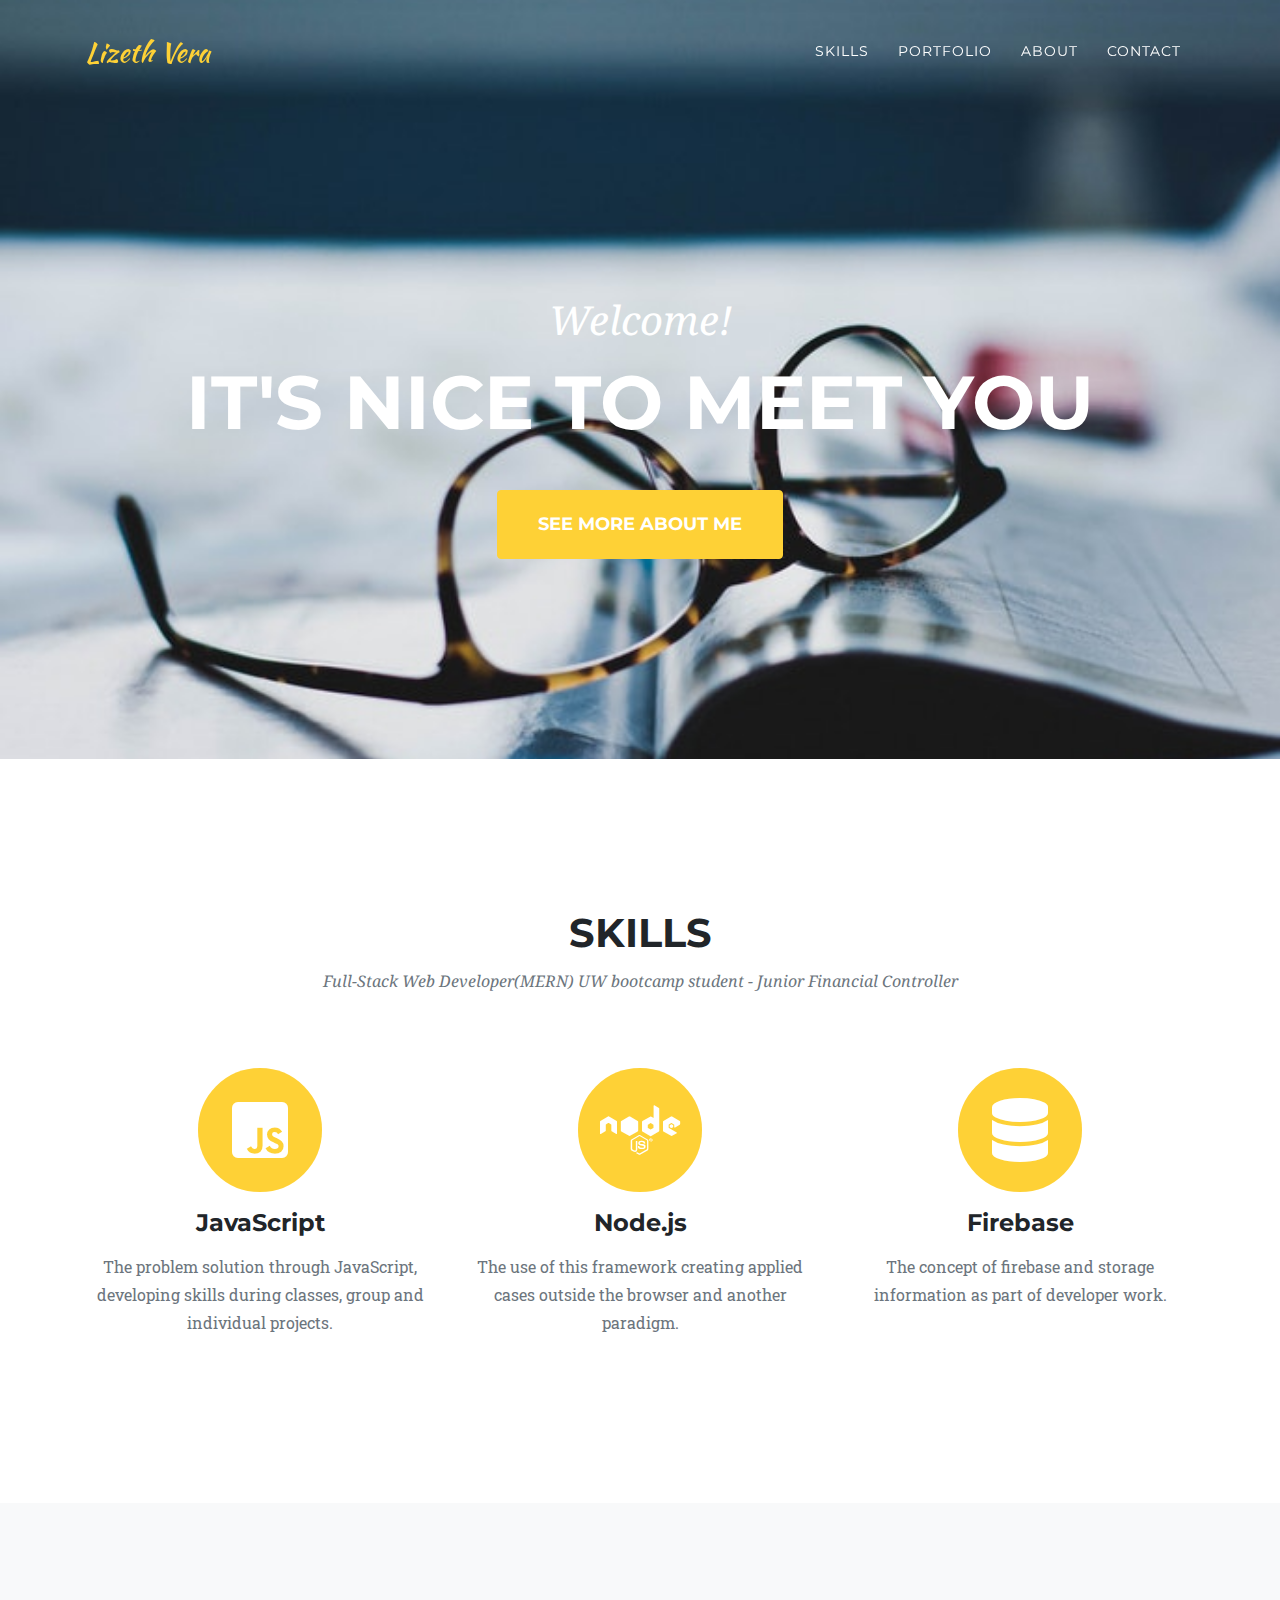
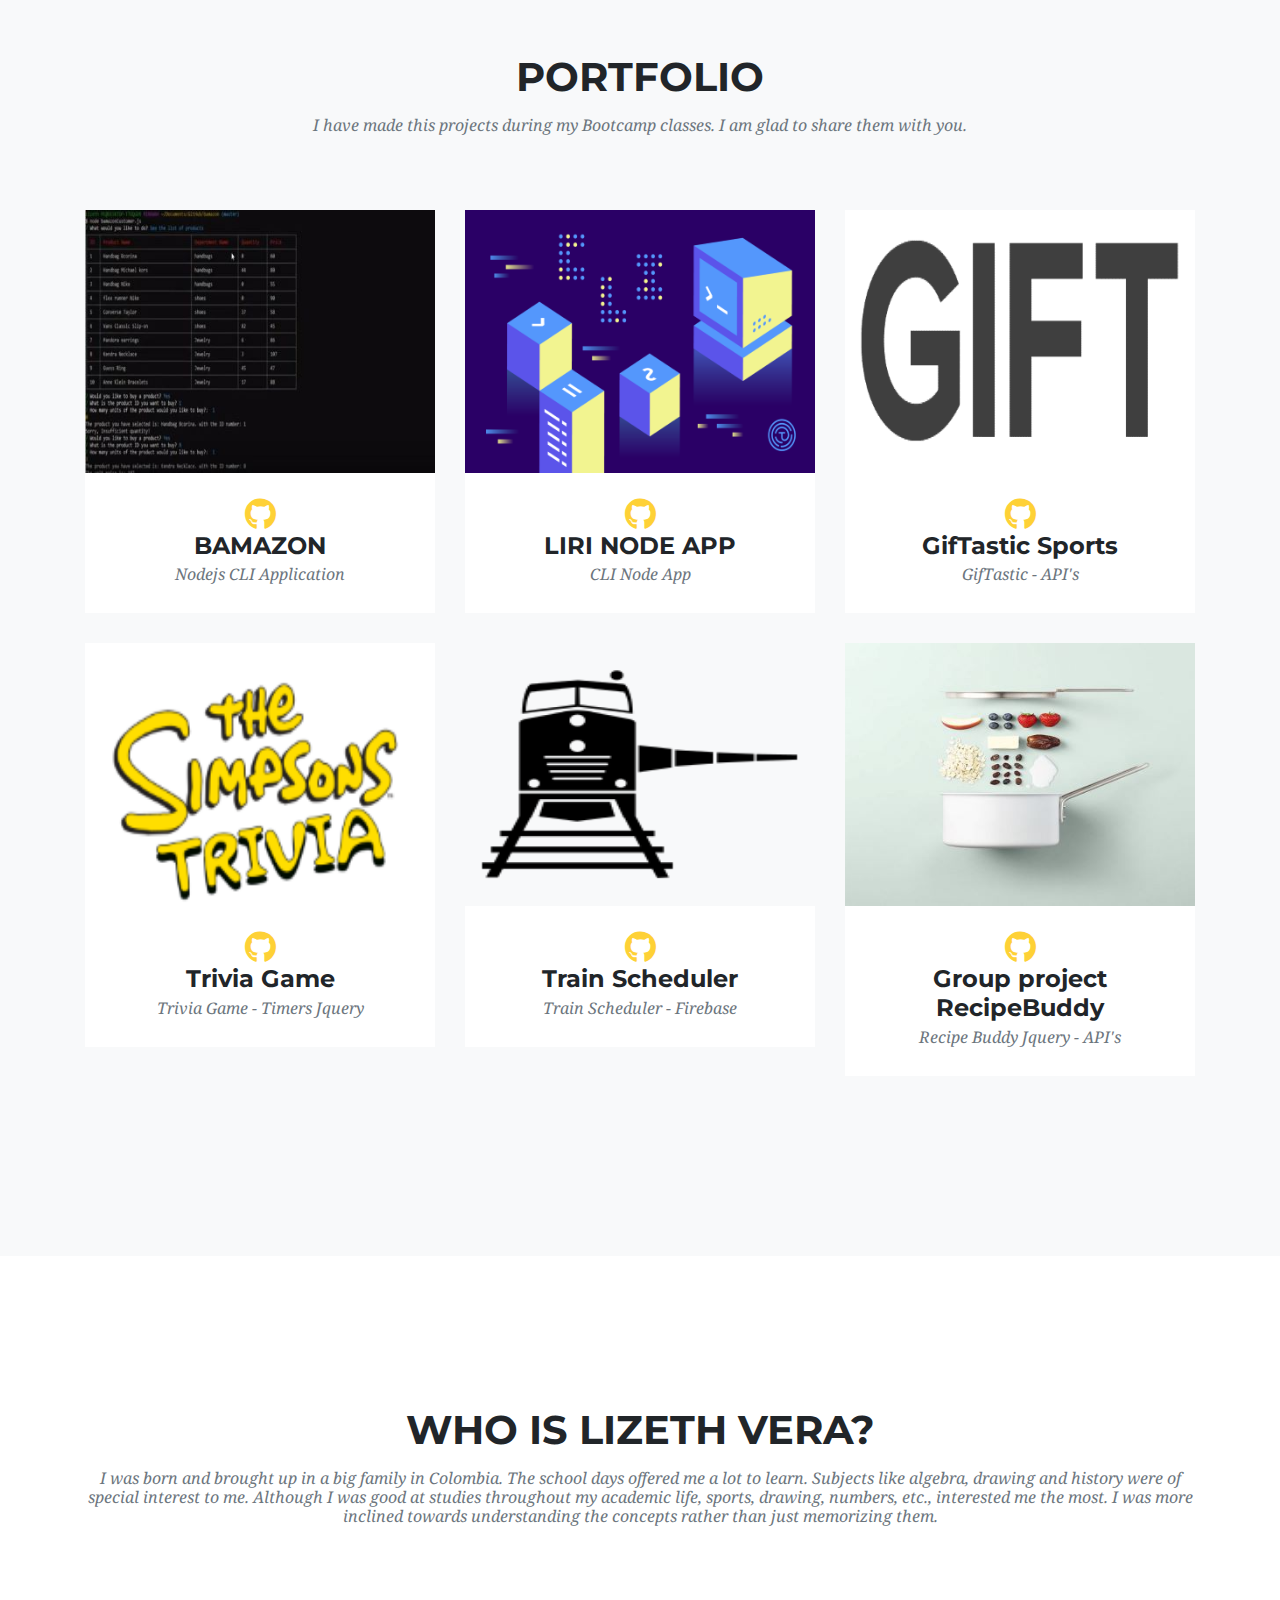
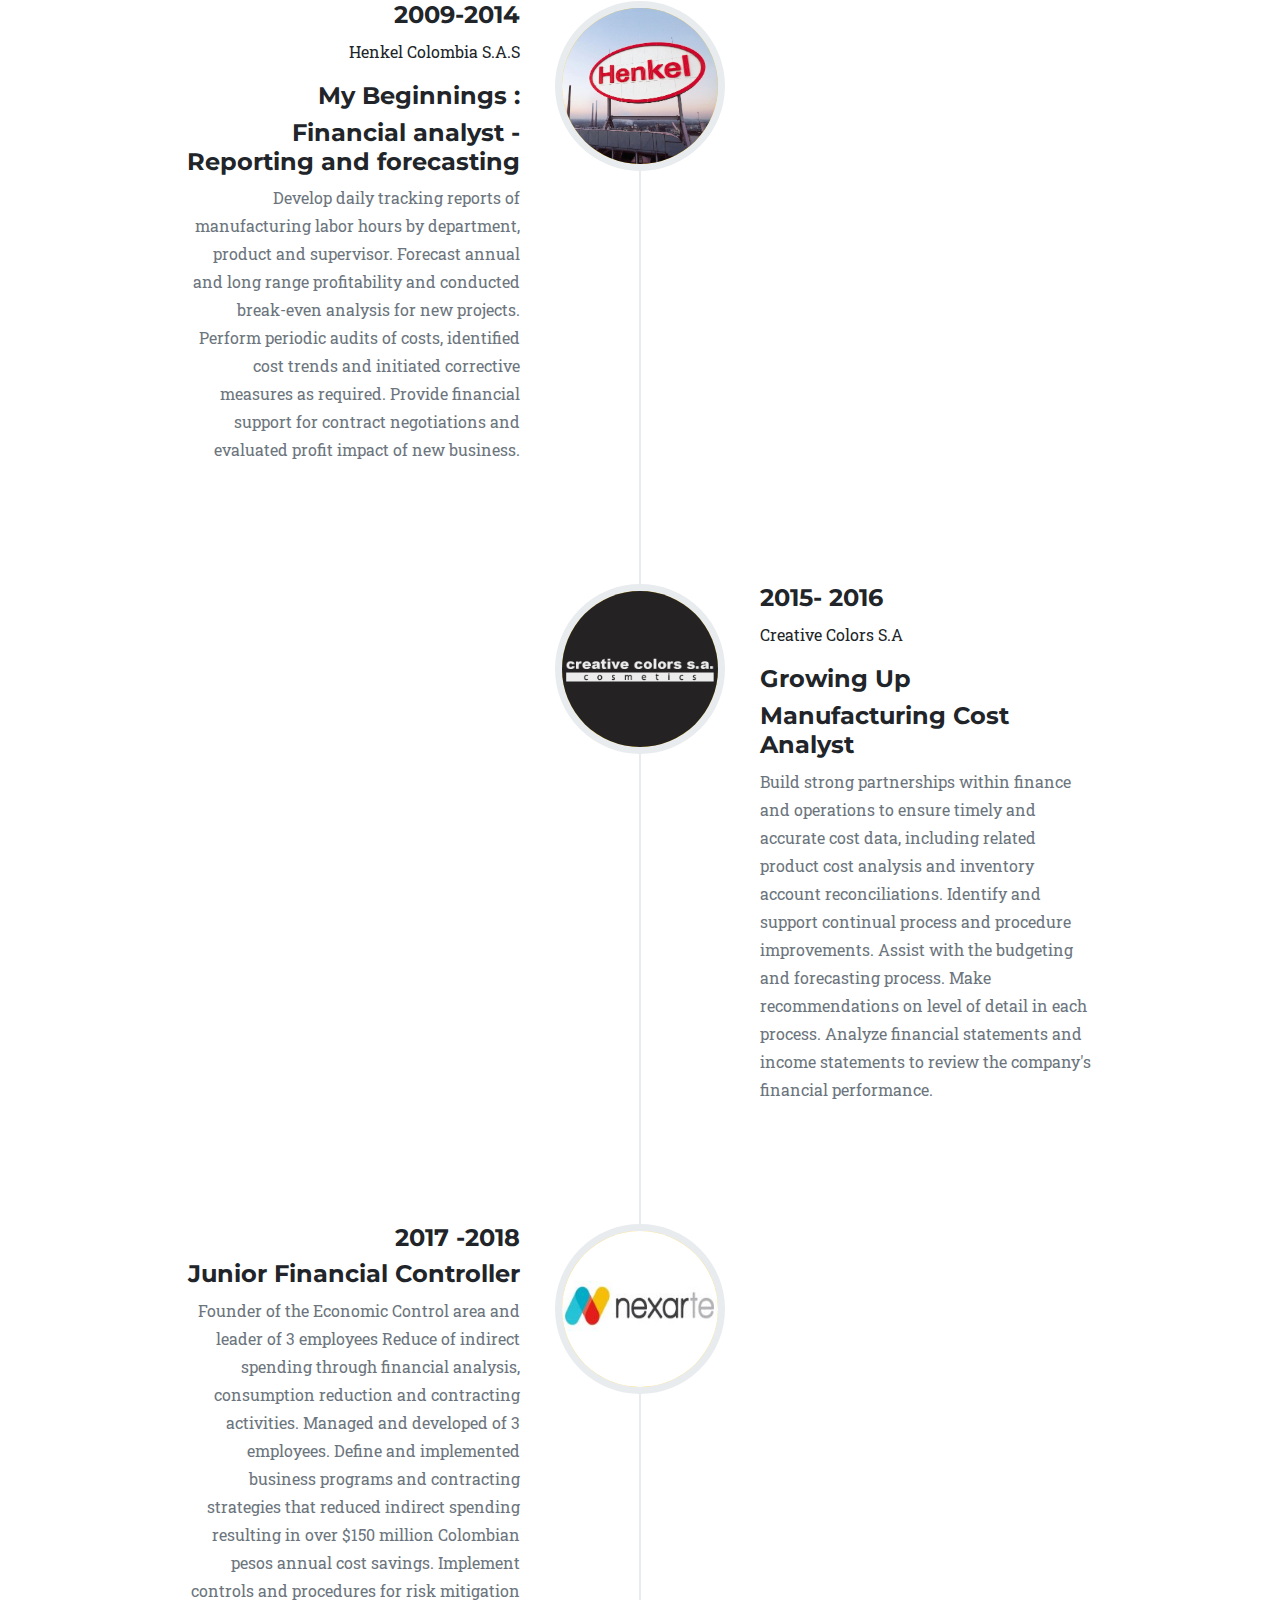
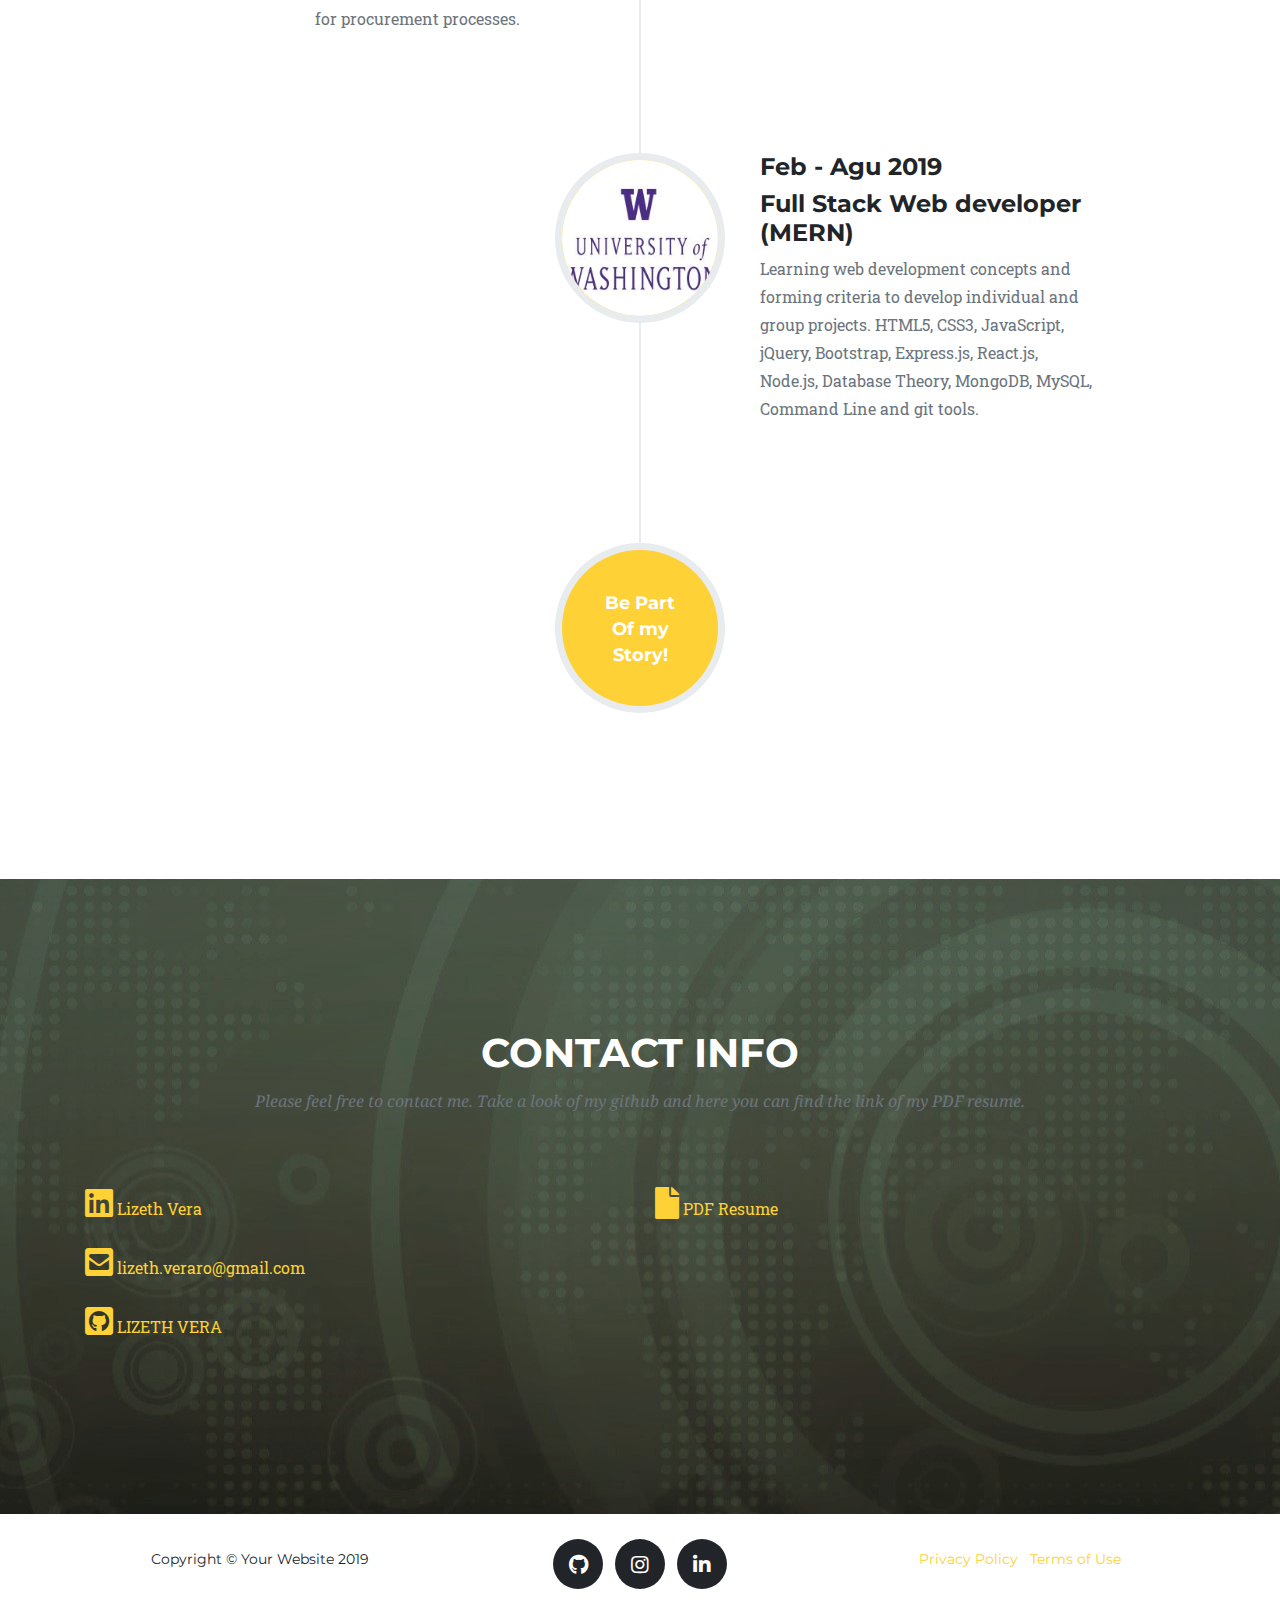
<file: index.html>
<!DOCTYPE html>
<html lang="en">

<head>

    <meta charset="utf-8">
    <meta name="viewport" content="width=device-width, initial-scale=1, shrink-to-fit=no">
    <meta name="description" content="">
    <meta name="author" content="">

    <title>Lizeth Vera Start Bootstrap Theme</title>

    <!-- Bootstrap core CSS -->
    <link href="vendor/bootstrap/css/bootstrap.min.css" rel="stylesheet">

    <!-- Custom fonts for this template -->
    <link href="vendor/fontawesome-free/css/all.min.css" rel="stylesheet" type="text/css">
    <link href="https://fonts.googleapis.com/css?family=Montserrat:400,700" rel="stylesheet" type="text/css">
    <link href='https://fonts.googleapis.com/css?family=Kaushan+Script' rel='stylesheet' type='text/css'>
    <link href='https://fonts.googleapis.com/css?family=Droid+Serif:400,700,400italic,700italic' rel='stylesheet' type='text/css'>
    <link href='https://fonts.googleapis.com/css?family=Roboto+Slab:400,100,300,700' rel='stylesheet' type='text/css'>

    <!-- Custom styles for this template -->
    <link href="css/agency.min.css" rel="stylesheet">

</head>

<body id="page-top">

    <!-- Navigation -->
    <nav class="navbar navbar-expand-lg navbar-dark fixed-top" id="mainNav">
        <div class="container">
            <a class="navbar-brand js-scroll-trigger" href="#page-top">Lizeth Vera</a>
            <button class="navbar-toggler navbar-toggler-right" type="button" data-toggle="collapse" data-target="#navbarResponsive" aria-controls="navbarResponsive" aria-expanded="false" aria-label="Toggle navigation">
        Menu
        <i class="fas fa-bars"></i>
      </button>
            <div class="collapse navbar-collapse" id="navbarResponsive">
                <ul class="navbar-nav text-uppercase ml-auto">
                    <li class="nav-item">
                        <a class="nav-link js-scroll-trigger" href="#services">Skills</a>
                    </li>
                    <li class="nav-item">
                        <a class="nav-link js-scroll-trigger" href="#portfolio">Portfolio</a>
                    </li>
                    <li class="nav-item">
                        <a class="nav-link js-scroll-trigger" href="#about">About</a>
                    </li>
                    <!-- <li class="nav-item">
            <a class="nav-link js-scroll-trigger" href="#team">Team</a>
          </li> -->
                    <li class="nav-item">
                        <a class="nav-link js-scroll-trigger" href="#contact">Contact</a>
                    </li>
                </ul>
            </div>
        </div>
    </nav>

    <!-- Header -->
    <header class="masthead">
        <div class="container">
            <div class="intro-text">
                <div class="intro-lead-in">Welcome!</div>
                <div class="intro-heading text-uppercase">It's Nice To Meet You</div>
                <a class="btn btn-primary btn-xl text-uppercase js-scroll-trigger" href="#services"> See more about me</a>
            </div>
        </div>
    </header>

    <!-- Services -->
    <section id="services">
        <div class="container">
            <div class="row">
                <div class="col-lg-12 text-center">
                    <h2 class="section-heading text-uppercase">Skills</h2>
                    <h3 class="section-subheading text-muted">Full-Stack Web Developer(MERN) UW bootcamp student - Junior Financial Controller </h3>
                </div>
            </div>
            <div class="row text-center">
                <div class="col-md-4">
                    <span class="fa-stack fa-4x">
            <i class="fas fa-circle fa-stack-2x text-primary"></i>
            <i class="fab fa-js-square fa-stack-1x fa-inverse"></i>
            
          </span>
                    <h4 class="service-heading">JavaScript</h4>
                    <p class="text-muted">The problem solution through JavaScript, developing skills during classes, group and individual projects.</p>
                </div>
                <div class="col-md-4">
                    <span class="fa-stack fa-4x">
            <i class="fas fa-circle fa-stack-2x text-primary"></i>
            <i class="fab fa-node fa-stack-1x fa-inverse"></i>
            
          </span>
                    <h4 class="service-heading">Node.js</h4>
                    <p class="text-muted">The use of this framework creating applied cases outside the browser and another paradigm.</p>
                </div>
                <div class="col-md-4">
                    <span class="fa-stack fa-4x">
            <i class="fas fa-circle fa-stack-2x text-primary"></i>
            <i class="fas fa-database fa-stack-1x fa-inverse"></i>
            
          </span>
                    <h4 class="service-heading">Firebase</h4>
                    <p class="text-muted">The concept of firebase and storage information as part of developer work.</p>
                </div>
            </div>
        </div>
    </section>

    <!-- Portfolio Grid -->
    <section class="bg-light" id="portfolio">
        <div class="container">
            <div class="row">
                <div class="col-lg-12 text-center">
                    <h2 class="section-heading text-uppercase">Portfolio</h2>
                    <h3 class="section-subheading text-muted">I have made this projects during my Bootcamp classes. I am glad to share them with you.</h3>
                </div>
            </div>
            <div class="row">
                <div class="col-md-4 col-sm-6 portfolio-item">
                    <a class="portfolio-link" data-toggle="modal" href="#portfolioModal1">
                        <div class="portfolio-hover">
                            <div class="portfolio-hover-content">
                                <i class="fas fa-plus fa-3x"></i>
                            </div>
                        </div>
                        <img class="img-fluid" src="img/portfolio/bamazon.JPG" alt="">
                    </a>
                    <div class="portfolio-caption">
                        <a href="https://github.com/LIZETHVERA/bamazon" target="_blank"><i class="fab fa-github fa-2x"></i></a>
                        <h4>BAMAZON</h4>
                        <p class="text-muted">Nodejs CLI Application</p>
                    </div>
                </div>
                <div class="col-md-4 col-sm-6 portfolio-item">
                    <a class="portfolio-link" data-toggle="modal" href="#portfolioModal6">
                        <div class="portfolio-hover">
                            <div class="portfolio-hover-content">
                                <i class="fas fa-plus fa-3x"></i>
                            </div>
                        </div>
                        <img class="img-fluid" src="img/portfolio/cli-liri-node.png" alt="">
                    </a>
                    <div class="portfolio-caption">
                        <a href="https://github.com/LIZETHVERA/liri-node-app" target="_blank"><i class="fab fa-github fa-2x"></i></a>
                        <h4>LIRI NODE APP</h4>
                        <p class="text-muted">CLI Node App</p>
                    </div>
                </div>
                <div class="col-md-4 col-sm-6 portfolio-item">
                    <a class="portfolio-link" data-toggle="modal" href="#portfolioModal2">
                        <div class="portfolio-hover">
                            <div class="portfolio-hover-content">
                                <i class="fas fa-plus fa-3x"></i>
                            </div>
                        </div>
                        <img class="img-fluid" src="img/portfolio/02-gift-gif.gif" alt="">
                    </a>
                    <div class="portfolio-caption">
                        <a href="https://lizethvera.github.io/GifTastic/" target="_blank"><i class="fab fa-github fa-2x"></i></a>
                        <h4>GifTastic Sports</h4>
                        <p class="text-muted">GifTastic - API's</p>
                    </div>
                </div>
                <div class="col-md-4 col-sm-6 portfolio-item">
                    <a class="portfolio-link" data-toggle="modal" href="#portfolioModal3">
                        <div class="portfolio-hover">
                            <div class="portfolio-hover-content">
                                <i class="fas fa-plus fa-3x"></i>
                            </div>
                        </div>
                        <img class="img-fluid" src="img/portfolio/03-triviagame.png" alt="">
                    </a>
                    <div class="portfolio-caption">
                        <a href="https://lizethvera.github.io/TriviaGame/" target="_blank"><i class="fab fa-github fa-2x"></i></a>
                        <h4>Trivia Game</h4>
                        <p class="text-muted">Trivia Game - Timers Jquery</p>
                    </div>
                </div>
                <div class="col-md-4 col-sm-6 portfolio-item">
                    <a class="portfolio-link" data-toggle="modal" href="#portfolioModal4">
                        <div class="portfolio-hover">
                            <div class="portfolio-hover-content">
                                <i class="fas fa-plus fa-3x"></i>
                            </div>
                        </div>
                        <img class="img-fluid" src="img/portfolio/04-train.png" alt="">
                    </a>
                    <div class="portfolio-caption">
                        <a href="https://lizethvera.github.io/Train-Scheduler/" target="_blank"><i class="fab fa-github fa-2x"></i></a>
                        <h4>Train Scheduler</h4>
                        <p class="text-muted">Train Scheduler - Firebase</p>
                    </div>
                </div>
                <div class="col-md-4 col-sm-6 portfolio-item">
                    <a class="portfolio-link" data-toggle="modal" href="#portfolioModal5">
                        <div class="portfolio-hover">
                            <div class="portfolio-hover-content">
                                <i class="fas fa-plus fa-3x"></i>
                            </div>
                        </div>
                        <img class="img-fluid" src="img/portfolio/05-thumbnail.jpg" alt="">
                    </a>
                    <div class="portfolio-caption">
                        <a href="https://jobu206.github.io/RecipeBuddy/" target="_blank"><i class="fab fa-github fa-2x"></i></a>
                        <h4> Group project RecipeBuddy</h4>
                        <p class="text-muted">Recipe Buddy Jquery - API's</p>
                    </div>
                </div>
            </div>
        </div>
    </section>

    <!-- About -->
    <section id="about">
        <div class="container">
            <div class="row">
                <div class="col-lg-12 text-center">
                    <h2 class="section-heading text-uppercase">Who is Lizeth Vera?</h2>
                    <h3 class="section-subheading text-muted">I was born and brought up in a big family in Colombia. The school days offered me a lot to learn. Subjects like algebra, drawing and history were of special interest to me. Although I was good at studies throughout my academic life,
                        sports, drawing, numbers, etc., interested me the most. I was more inclined towards understanding the concepts rather than just memorizing them.</h3>
                </div>
            </div>
            <div class="row">
                <div class="col-lg-12">
                    <ul class="timeline">
                        <li>
                            <div class="timeline-image">
                                <img class="rounded-circle img-fluid" src="img/about/1.jpg" alt="">
                            </div>
                            <div class="timeline-panel">
                                <div class="timeline-heading">
                                    <h4>2009-2014</h4>
                                    <p>Henkel Colombia S.A.S </p>
                                    <h4 class="subheading">My Beginnings : </h4>
                                    <h4 class="subheading">Financial analyst - Reporting and forecasting</h4>
                                </div>
                                <div class="timeline-body">
                                    <p class="text-muted">Develop daily tracking reports of manufacturing labor hours by department, product and supervisor. Forecast annual and long range profitability and conducted break-even analysis for new projects. Perform periodic audits
                                        of costs, identified cost trends and initiated corrective measures as required. Provide financial support for contract negotiations and evaluated profit impact of new business.
                                    </p>
                                </div>
                            </div>
                        </li>
                        <li class="timeline-inverted">
                            <div class="timeline-image">
                                <img class="rounded-circle img-fluid" src="img/about/2.jpg" alt="">
                            </div>
                            <div class="timeline-panel">
                                <div class="timeline-heading">
                                    <h4>2015- 2016</h4>
                                    <p>Creative Colors S.A </p>
                                    <h4 class="subheading">Growing Up</h4>
                                    <h4 class="subheading">Manufacturing Cost Analyst</h4>
                                </div>
                                <div class="timeline-body">
                                    <p class="text-muted">Build strong partnerships within finance and operations to ensure timely and accurate cost data, including related product cost analysis and inventory account reconciliations. Identify and support continual process
                                        and procedure improvements. Assist with the budgeting and forecasting process. Make recommendations on level of detail in each process. Analyze financial statements and income statements to review the company's
                                        financial performance.
                                    </p>
                                </div>
                            </div>
                        </li>
                        <li>
                            <div class="timeline-image">
                                <img class="rounded-circle img-fluid" src="img/about/3.jpg" alt="">
                            </div>
                            <div class="timeline-panel">
                                <div class="timeline-heading">
                                    <h4> 2017 -2018 </h4>
                                    <h4 class="subheading">Junior Financial Controller</h4>
                                </div>
                                <div class="timeline-body">
                                    <p class="text-muted">Founder of the Economic Control area and leader of 3 employees Reduce of indirect spending through financial analysis, consumption reduction and contracting activities. Managed and developed of 3 employees. Define and
                                        implemented business programs and contracting strategies that reduced indirect spending resulting in over $150 million Colombian pesos annual cost savings. Implement controls and procedures for risk mitigation for
                                        procurement processes.

                                    </p>
                                </div>
                            </div>
                        </li>
                        <li class="timeline-inverted">
                            <div class="timeline-image">
                                <img class="rounded-circle img-fluid" src="img/about/4.jpg" alt="">
                            </div>
                            <div class="timeline-panel">
                                <div class="timeline-heading">
                                    <h4>Feb - Agu 2019</h4>
                                    <h4 class="subheading">Full Stack Web developer (MERN)</h4>
                                </div>
                                <div class="timeline-body">
                                    <p class="text-muted">Learning web development concepts and forming criteria to develop individual and group projects. HTML5, CSS3, JavaScript, jQuery, Bootstrap, Express.js, React.js, Node.js, Database Theory, MongoDB, MySQL, Command Line
                                        and git tools.
                                    </p>
                                </div>
                            </div>
                        </li>
                        <li class="timeline-inverted">
                            <div class="timeline-image">
                                <h4>Be Part
                                    <br>Of my
                                    <br>Story!</h4>
                            </div>
                        </li>
                    </ul>
                </div>
            </div>
        </div>
    </section>

    <!-- Team -->
    <!-- <section class="bg-light" id="team">
    <div class="container">
      <div class="row">
        <div class="col-lg-12 text-center">
          <h2 class="section-heading text-uppercase">Our Amazing Team</h2>
          <h3 class="section-subheading text-muted">Lorem ipsum dolor sit amet consectetur.</h3>
        </div>
      </div>
      <div class="row">
        <div class="col-sm-4">
          <div class="team-member">
            <img class="mx-auto rounded-circle" src="img/team/1.jpg" alt="">
            <h4>Kay Garland</h4>
            <p class="text-muted">Lead Designer</p>
            <ul class="list-inline social-buttons">
              <li class="list-inline-item">
                <a href="#">
                  <i class="fab fa-twitter"></i>
                </a>
              </li>
              <li class="list-inline-item">
                <a href="#">
                  <i class="fab fa-facebook-f"></i>
                </a>
              </li>
              <li class="list-inline-item">
                <a href="#">
                  <i class="fab fa-linkedin-in"></i>
                </a>
              </li>
            </ul>
          </div>
        </div>
        <div class="col-sm-4">
          <div class="team-member">
            <img class="mx-auto rounded-circle" src="img/team/2.jpg" alt="">
            <h4>Larry Parker</h4>
            <p class="text-muted">Lead Marketer</p>
            <ul class="list-inline social-buttons">
              <li class="list-inline-item">
                <a href="#">
                  <i class="fab fa-twitter"></i>
                </a>
              </li>
              <li class="list-inline-item">
                <a href="#">
                  <i class="fab fa-facebook-f"></i>
                </a>
              </li>
              <li class="list-inline-item">
                <a href="#">
                  <i class="fab fa-linkedin-in"></i>
                </a>
              </li>
            </ul>
          </div>
        </div>
        <div class="col-sm-4">
          <div class="team-member">
            <img class="mx-auto rounded-circle" src="img/team/3.jpg" alt="">
            <h4>Diana Pertersen</h4>
            <p class="text-muted">Lead Developer</p>
            <ul class="list-inline social-buttons">
              <li class="list-inline-item">
                <a href="#">
                  <i class="fab fa-twitter"></i>
                </a>
              </li>
              <li class="list-inline-item">
                <a href="#">
                  <i class="fab fa-facebook-f"></i>
                </a>
              </li>
              <li class="list-inline-item">
                <a href="#">
                  <i class="fab fa-linkedin-in"></i>
                </a>
              </li>
            </ul>
          </div>
        </div>
      </div>
      <div class="row">
        <div class="col-lg-8 mx-auto text-center">
          <p class="large text-muted">Lorem ipsum dolor sit amet, consectetur adipisicing elit. Aut eaque, laboriosam veritatis, quos non quis ad perspiciatis, totam corporis ea, alias ut unde.</p>
        </div>
      </div>
    </div>
  </section> -->

    <!-- Clients -->
    <!-- <section class="py-5">
    <div class="container">
      <div class="row">
        <div class="col-md-3 col-sm-6">
          <a href="#">
            <img class="img-fluid d-block mx-auto" src="img/logos/envato.jpg" alt="">
          </a>
        </div>
        <div class="col-md-3 col-sm-6">
          <a href="#">
            <img class="img-fluid d-block mx-auto" src="img/logos/designmodo.jpg" alt="">
          </a>
        </div>
        <div class="col-md-3 col-sm-6">
          <a href="#">
            <img class="img-fluid d-block mx-auto" src="img/logos/themeforest.jpg" alt="">
          </a>
        </div>
        <div class="col-md-3 col-sm-6">
          <a href="#">
            <img class="img-fluid d-block mx-auto" src="img/logos/creative-market.jpg" alt="">
          </a>
        </div>
      </div>
    </div>
  </section> -->

    <!-- Contact -->
    <section id="contact">
        <div class="container">
            <div class="row">
                <div class="col-lg-12 text-center">
                    <h2 class="section-heading text-uppercase">Contact info</h2>
                    <h3 class="section-subheading text-muted">Please feel free to contact me. Take a look of my github and here you can find the link of my PDF resume. </h3>
                </div>
            </div>
            <div class="row">
                <div class="col-lg-12">
                    <form id="contactForm" name="sentMessage" novalidate="novalidate">
                        <div class="row">
                            <div class="col-md-6">
                                <div class="form-group">
                                    <a href="https://www.linkedin.com/in/lizeth-vera-679857128/" target="_blank"><i class="fab fa-linkedin fa-2x"></i> Lizeth Vera</a>

                                </div>
                                <div class="form-group">
                                    <a href="#contact"><i class="fas fa-envelope-square fa-2x"></i> lizeth.veraro@gmail.com</a>
                                </div>
                                <div class="form-group">
                                    <a href="https://github.com/LIZETHVERA" target="_blank"><i class="fab fa-github-square fa-2x"></i> LIZETH VERA</a>
                                </div>
                            </div>
                            <div class="col-md-6">
                                <div class="form-group">
                                    <a href="Lizeth_Vera_CV.pdf" target="_blank"><i class="fas fa-file fa-2x"></i> PDF Resume</a>
                                </div>
                            </div>
                            <div class="clearfix"></div>
                            <!-- <div class="col-lg-12 text-center">
                <div id="success"></div>
                <button id="sendMessageButton" class="btn btn-primary btn-xl text-uppercase" type="submit">Send Message</button>
              </div> -->
                        </div>
                    </form>
                </div>
            </div>
        </div>
    </section>

    <!-- Footer -->
    <footer>
        <div class="container">
            <div class="row">
                <div class="col-md-4">
                    <span class="copyright">Copyright &copy; Your Website 2019</span>
                </div>
                <div class="col-md-4">
                    <ul class="list-inline social-buttons">
                        <li class="list-inline-item">
                            <a href="https://github.com/LIZETHVERA">
                                <i class="fab fa-github"></i>
                            </a>
                        </li>
                        <li class="list-inline-item">
                            <a href="https://www.instagram.com/veracodes.latin/">
                                <i class="fab fa-instagram"></i>
                            </a>
                        </li>
                        <li class="list-inline-item">
                            <a href="https://www.linkedin.com/in/lizeth-vera-679857128/">
                                <i class="fab fa-linkedin-in"></i>
                            </a>
                        </li>
                    </ul>
                </div>
                <div class="col-md-4">
                    <ul class="list-inline quicklinks">
                        <li class="list-inline-item">
                            <a href="#">Privacy Policy</a>
                        </li>
                        <li class="list-inline-item">
                            <a href="#">Terms of Use</a>
                        </li>
                    </ul>
                </div>
            </div>
        </div>
    </footer>

    <!-- Portfolio Modals -->

    <!-- Modal 1 -->
    <div class="portfolio-modal modal fade" id="portfolioModal1" tabindex="-1" role="dialog" aria-hidden="true">
        <div class="modal-dialog">
            <div class="modal-content">
                <div class="close-modal" data-dismiss="modal">
                    <div class="lr">
                        <div class="rl"></div>
                    </div>
                </div>
                <div class="container">
                    <div class="row">
                        <div class="col-lg-8 mx-auto">
                            <div class="modal-body">
                                <!-- Project Details Go Here -->
                                <h2 class="text-uppercase">BAMAZON</h2>
                                <p class="item-intro text-muted">The app will take in orders from customers and deplete stock from the store's inventory.</p>
                                <img class="img-fluid d-block mx-auto" src="img/portfolio/bamazon.JPG" alt="">
                                <p>This is an app with Customer View: 1. With the command node bamazonCustomer.js we can acces to the principal menu: See the list of products: is available to show the list of products. Buy a product by ID: Open with two
                                    questions What is the product ID you want to buy? (The user have to enter the number ID). How many units of the product would you like to buy?: (The user have to enter the number of the quantity). exit: To leave the
                                    app. Setup: MySQL Database and NodeJS.
                                </p>
                                <ul class="list-inline">
                                    <li>Date: May, 2019</li>
                                    <a href="https://github.com/LIZETHVERA/bamazon" target="_blank">
                                        <li>GitHub Name: Bamazon </li>
                                    </a>
                                    <li>Category: JavaScript - Nodejs CLI Application. </li>
                                </ul>
                                <button class="btn btn-primary" data-dismiss="modal" type="button">
                  <i class="fas fa-times"></i>
                  Close Project</button>
                            </div>
                        </div>
                    </div>
                </div>
            </div>
        </div>
    </div>

    <!-- Modal 2 -->
    <div class="portfolio-modal modal fade" id="portfolioModal2" tabindex="-1" role="dialog" aria-hidden="true">
        <div class="modal-dialog">
            <div class="modal-content">
                <div class="close-modal" data-dismiss="modal">
                    <div class="lr">
                        <div class="rl"></div>
                    </div>
                </div>
                <div class="container">
                    <div class="row">
                        <div class="col-lg-8 mx-auto">
                            <div class="modal-body">
                                <!-- Project Details Go Here -->
                                <h2 class="text-uppercase">GifTastic Sports</h2>
                                <p class="item-intro text-muted">Using the GIPHY API to make a dynamic web page that populates with gifs of your choice. Calling the GIPHY API and using JavaScript and jQuery to change the HTML of your site. It creates buttons depends of the user input
                                    and show 10 random gifs everytime the user click the button. Also the user can paused and play the gif with a click. The user can put any gif in favorites.</p>
                                <img class="img-fluid d-block mx-auto" src="img/portfolio/02-GIF.JPG" alt="">
                                <p></p>
                                <ul class="list-inline">
                                    <li>Date: Apr 3, 2019</li>
                                    <a href="https://lizethvera.github.io/GifTastic/" target="_blank">
                                        <li>GitHub Name: GifTastic</li>
                                    </a>
                                    <li>Category: GifTastic - API's - Jquery</li>
                                </ul>
                                <button class="btn btn-primary" data-dismiss="modal" type="button">
                  <i class="fas fa-times"></i>
                  Close Project</button>
                            </div>
                        </div>
                    </div>
                </div>
            </div>
        </div>
    </div>

    <!-- Modal 3 -->
    <div class="portfolio-modal modal fade" id="portfolioModal3" tabindex="-1" role="dialog" aria-hidden="true">
        <div class="modal-dialog">
            <div class="modal-content">
                <div class="close-modal" data-dismiss="modal">
                    <div class="lr">
                        <div class="rl"></div>
                    </div>
                </div>
                <div class="container">
                    <div class="row">
                        <div class="col-lg-8 mx-auto">
                            <div class="modal-body">
                                <!-- Project Details Go Here -->
                                <h2 class="text-uppercase">Trivia Game - The simpsons</h2>
                                <p class="item-intro text-muted">A trivia game that shows only one question until the player answers it or their time runs out. If the player selects the correct answer, show a screen congratulating them for choosing the right option. After a few seconds,
                                    display the next question. The scenario is similar for wrong answers and time-outs. If the player runs out of time, tell the player that time's up and display the correct answer. If the player chooses the wrong answer,
                                    tell the player they selected the wrong option and then display the correct answer. Wait a few seconds, then show the next question. On the final screen, show the number of correct answers, incorrect answers, and an
                                    option to restart the game (without reloading the page).</p>
                                <img class="img-fluid d-block mx-auto" src="img/portfolio/03-triviafull.jpg" alt="">
                                <p></p>
                                <ul class="list-inline">
                                    <li>Date: Mar 28, 2019 </li>
                                    <a href="https://lizethvera.github.io/TriviaGame/" target="_blank">
                                        <li>GitHub Name: TriviaGame</li>
                                    </a>
                                    <li>Category: Trivia Game - Timers Jquery</li>
                                </ul>
                                <button class="btn btn-primary" data-dismiss="modal" type="button">
                  <i class="fas fa-times"></i>
                  Close Project</button>
                            </div>
                        </div>
                    </div>
                </div>
            </div>
        </div>
    </div>

    <!-- Modal 4 -->
    <div class="portfolio-modal modal fade" id="portfolioModal4" tabindex="-1" role="dialog" aria-hidden="true">
        <div class="modal-dialog">
            <div class="modal-content">
                <div class="close-modal" data-dismiss="modal">
                    <div class="lr">
                        <div class="rl"></div>
                    </div>
                </div>
                <div class="container">
                    <div class="row">
                        <div class="col-lg-8 mx-auto">
                            <div class="modal-body">
                                <!-- Project Details Go Here -->
                                <h2 class="text-uppercase">Train Scheduler</h2>
                                <p class="item-intro text-muted">A train schedule application that incorporates Firebase to host arrival and departure data that retrieve and manipulate this information with Moment.js. This website will provide up-to-date information about various trains,
                                    namely their arrival times and how many minutes remain until they arrive at their station.</p>
                                <img class="img-fluid d-block mx-auto" src="img/portfolio/04-train-scr.JPG" alt="">
                                <p></p>
                                <ul class="list-inline">
                                    <li>Date: Apr 9, 2019</li>
                                    <a href="https://lizethvera.github.io/Train-Scheduler/" target="_blank">
                                        <li>GitHub Name: Train-Scheduler</li>
                                    </a>
                                    <li>Category: Train schedule - Jquery - firebase</li>
                                </ul>
                                <button class="btn btn-primary" data-dismiss="modal" type="button">
                  <i class="fas fa-times"></i>
                  Close Project</button>
                            </div>
                        </div>
                    </div>
                </div>
            </div>
        </div>
    </div>

    <!-- Modal 5 -->
    <div class="portfolio-modal modal fade" id="portfolioModal5" tabindex="-1" role="dialog" aria-hidden="true">
        <div class="modal-dialog">
            <div class="modal-content">
                <div class="close-modal" data-dismiss="modal">
                    <div class="lr">
                        <div class="rl"></div>
                    </div>
                </div>
                <div class="container">
                    <div class="row">
                        <div class="col-lg-8 mx-auto">
                            <div class="modal-body">
                                <!-- Project Details Go Here -->
                                <h2 class="text-uppercase">Group project RecipeBuddy</h2>
                                <p class="item-intro text-muted">Recipe Buddy is intented to help amateur Chefs build a shopping list based on recipes selected from the Internet.</p>
                                <img class="img-fluid d-block mx-auto" src="img/portfolio/05-full.jpg" alt="">
                                <p></p>
                                <ul class="list-inline">
                                    <li>Date: Apr 18, 2019</li>
                                    <a href="https://jobu206.github.io/RecipeBuddy/" target="_blank">
                                        <li>GitHub Name: RecipeBuddy</li>
                                    </a>
                                    <li>Category: Recipes Jquery - API's </li>
                                </ul>
                                <button class="btn btn-primary" data-dismiss="modal" type="button">
                  <i class="fas fa-times"></i>
                  Close Project</button>
                            </div>
                        </div>
                    </div>
                </div>
            </div>
        </div>
    </div>

    <!-- Modal 6 -->
    <div class="portfolio-modal modal fade" id="portfolioModal6" tabindex="-1" role="dialog" aria-hidden="true">
        <div class="modal-dialog">
            <div class="modal-content">
                <div class="close-modal" data-dismiss="modal">
                    <div class="lr">
                        <div class="rl"></div>
                    </div>
                </div>
                <div class="container">
                    <div class="row">
                        <div class="col-lg-8 mx-auto">
                            <div class="modal-body">
                                <!-- Project Details Go Here -->
                                <h2 class="text-uppercase">LIRI NODE APP</h2>
                                <p class="item-intro text-muted">LIRI is a Language Interpretation and Recognition Interface. LIRI will be a command line node app that takes in parameters and gives you back data.</p>
                                <img class="img-fluid d-block mx-auto" src="img/portfolio/cli-liri-node.png" alt="">
                                <p>LIRI will search Spotify for songs, Bands in Town for concerts, and OMDB for movies using APIs. Commands: Liri.js can take in one of the following commands: concert-this spotify-this-song movie-this do-what-it-says
                                </p>
                                <ul class="list-inline">
                                    <li>Date: May 2017</li>
                                    <a href="https://github.com/LIZETHVERA/liri-node-app" target="_blank">
                                        <li>GitHub Name: liri-node-app</li>
                                    </a>
                                    <li>Category: JavaScript NodeJS</li>
                                </ul>
                                <button class="btn btn-primary" data-dismiss="modal" type="button">
                  <i class="fas fa-times"></i>
                  Close Project</button>
                            </div>
                        </div>
                    </div>
                </div>
            </div>
        </div>
    </div>

    <!-- Bootstrap core JavaScript -->
    <script src="vendor/jquery/jquery.min.js"></script>
    <script src="vendor/bootstrap/js/bootstrap.bundle.min.js"></script>

    <!-- Plugin JavaScript -->
    <script src="vendor/jquery-easing/jquery.easing.min.js"></script>

    <!-- Contact form JavaScript -->
    <script src="js/jqBootstrapValidation.js"></script>
    <script src="js/contact_me.js"></script>

    <!-- Custom scripts for this template -->
    <script src="js/agency.min.js"></script>

</body>

</html>
</file>
<file: css/agency.min.css>
/*!
 * Start Bootstrap - Agency v5.0.7 (https://startbootstrap.com/template-overviews/agency)
 * Copyright 2013-2019 Start Bootstrap
 * Licensed under MIT (https://github.com/BlackrockDigital/startbootstrap-agency/blob/master/LICENSE)
 */body{overflow-x:hidden;font-family:'Roboto Slab',-apple-system,BlinkMacSystemFont,'Segoe UI',Roboto,'Helvetica Neue',Arial,sans-serif,'Apple Color Emoji','Segoe UI Emoji','Segoe UI Symbol','Noto Color Emoji'}p{line-height:1.75}a{color:#fed136}a:hover{color:#fec503}.text-primary{color:#fed136!important}h1,h2,h3,h4,h5,h6{font-weight:700;font-family:Montserrat,-apple-system,BlinkMacSystemFont,'Segoe UI',Roboto,'Helvetica Neue',Arial,sans-serif,'Apple Color Emoji','Segoe UI Emoji','Segoe UI Symbol','Noto Color Emoji'}section{padding:100px 0}section h2.section-heading{font-size:40px;margin-top:0;margin-bottom:15px}section h3.section-subheading{font-size:16px;font-weight:400;font-style:italic;margin-bottom:75px;text-transform:none;font-family:'Droid Serif',-apple-system,BlinkMacSystemFont,'Segoe UI',Roboto,'Helvetica Neue',Arial,sans-serif,'Apple Color Emoji','Segoe UI Emoji','Segoe UI Symbol','Noto Color Emoji'}@media (min-width:768px){section{padding:150px 0}}.btn{font-family:Montserrat,-apple-system,BlinkMacSystemFont,'Segoe UI',Roboto,'Helvetica Neue',Arial,sans-serif,'Apple Color Emoji','Segoe UI Emoji','Segoe UI Symbol','Noto Color Emoji';font-weight:700}.btn-xl{font-size:18px;padding:20px 40px}.btn-primary{background-color:#fed136;border-color:#fed136}.btn-primary:active,.btn-primary:focus,.btn-primary:hover{background-color:#fec810!important;border-color:#fec810!important;color:#fff}.btn-primary:active,.btn-primary:focus{-webkit-box-shadow:0 0 0 .2rem rgba(254,209,55,.5)!important;box-shadow:0 0 0 .2rem rgba(254,209,55,.5)!important}::selection{background:#fed136;text-shadow:none}img::selection{background:0 0}img::-moz-selection{background:0 0}#mainNav{background-color:#212529}#mainNav .navbar-toggler{font-size:12px;right:0;padding:13px;text-transform:uppercase;color:#fff;border:0;background-color:#fed136;font-family:Montserrat,-apple-system,BlinkMacSystemFont,'Segoe UI',Roboto,'Helvetica Neue',Arial,sans-serif,'Apple Color Emoji','Segoe UI Emoji','Segoe UI Symbol','Noto Color Emoji'}#mainNav .navbar-brand{color:#fed136;font-family:'Kaushan Script',-apple-system,BlinkMacSystemFont,'Segoe UI',Roboto,'Helvetica Neue',Arial,sans-serif,'Apple Color Emoji','Segoe UI Emoji','Segoe UI Symbol','Noto Color Emoji'}#mainNav .navbar-brand.active,#mainNav .navbar-brand:active,#mainNav .navbar-brand:focus,#mainNav .navbar-brand:hover{color:#fec503}#mainNav .navbar-nav .nav-item .nav-link{font-size:90%;font-weight:400;padding:.75em 0;letter-spacing:1px;color:#fff;font-family:Montserrat,-apple-system,BlinkMacSystemFont,'Segoe UI',Roboto,'Helvetica Neue',Arial,sans-serif,'Apple Color Emoji','Segoe UI Emoji','Segoe UI Symbol','Noto Color Emoji'}#mainNav .navbar-nav .nav-item .nav-link.active,#mainNav .navbar-nav .nav-item .nav-link:hover{color:#fed136}@media (min-width:992px){#mainNav{padding-top:25px;padding-bottom:25px;-webkit-transition:padding-top .3s,padding-bottom .3s;transition:padding-top .3s,padding-bottom .3s;border:none;background-color:transparent}#mainNav .navbar-brand{font-size:1.75em;-webkit-transition:all .3s;transition:all .3s}#mainNav .navbar-nav .nav-item .nav-link{padding:1.1em 1em!important}#mainNav.navbar-shrink{padding-top:0;padding-bottom:0;background-color:#212529}#mainNav.navbar-shrink .navbar-brand{font-size:1.25em;padding:12px 0}}header.masthead{text-align:center;color:#fff;background-image:url(../img/back.jpg);background-repeat:no-repeat;background-attachment:scroll;background-position:center center;background-size:cover}header.masthead .intro-text{padding-top:150px;padding-bottom:100px}header.masthead .intro-text .intro-lead-in{font-size:22px;font-style:italic;line-height:22px;margin-bottom:25px;font-family:'Droid Serif',-apple-system,BlinkMacSystemFont,'Segoe UI',Roboto,'Helvetica Neue',Arial,sans-serif,'Apple Color Emoji','Segoe UI Emoji','Segoe UI Symbol','Noto Color Emoji'}header.masthead .intro-text .intro-heading{font-size:50px;font-weight:700;line-height:50px;margin-bottom:25px;font-family:Montserrat,-apple-system,BlinkMacSystemFont,'Segoe UI',Roboto,'Helvetica Neue',Arial,sans-serif,'Apple Color Emoji','Segoe UI Emoji','Segoe UI Symbol','Noto Color Emoji'}@media (min-width:768px){header.masthead .intro-text{padding-top:300px;padding-bottom:200px}header.masthead .intro-text .intro-lead-in{font-size:40px;font-style:italic;line-height:40px;margin-bottom:25px;font-family:'Droid Serif',-apple-system,BlinkMacSystemFont,'Segoe UI',Roboto,'Helvetica Neue',Arial,sans-serif,'Apple Color Emoji','Segoe UI Emoji','Segoe UI Symbol','Noto Color Emoji'}header.masthead .intro-text .intro-heading{font-size:75px;font-weight:700;line-height:75px;margin-bottom:50px;font-family:Montserrat,-apple-system,BlinkMacSystemFont,'Segoe UI',Roboto,'Helvetica Neue',Arial,sans-serif,'Apple Color Emoji','Segoe UI Emoji','Segoe UI Symbol','Noto Color Emoji'}}.service-heading{margin:15px 0;text-transform:none}#portfolio .portfolio-item{right:0;margin:0 0 15px}#portfolio .portfolio-item .portfolio-link{position:relative;display:block;max-width:400px;margin:0 auto;cursor:pointer}#portfolio .portfolio-item .portfolio-link .portfolio-hover{position:absolute;width:100%;height:100%;-webkit-transition:all ease .5s;transition:all ease .5s;opacity:0;background:rgba(254,209,54,.9)}#portfolio .portfolio-item .portfolio-link .portfolio-hover:hover{opacity:1}#portfolio .portfolio-item .portfolio-link .portfolio-hover .portfolio-hover-content{font-size:20px;position:absolute;top:50%;width:100%;height:20px;margin-top:-12px;text-align:center;color:#fff}#portfolio .portfolio-item .portfolio-link .portfolio-hover .portfolio-hover-content i{margin-top:-12px}#portfolio .portfolio-item .portfolio-link .portfolio-hover .portfolio-hover-content h3,#portfolio .portfolio-item .portfolio-link .portfolio-hover .portfolio-hover-content h4{margin:0}#portfolio .portfolio-item .portfolio-caption{max-width:400px;margin:0 auto;padding:25px;text-align:center;background-color:#fff}#portfolio .portfolio-item .portfolio-caption h4{margin:0;text-transform:none}#portfolio .portfolio-item .portfolio-caption p{font-size:16px;font-style:italic;margin:0;font-family:'Droid Serif',-apple-system,BlinkMacSystemFont,'Segoe UI',Roboto,'Helvetica Neue',Arial,sans-serif,'Apple Color Emoji','Segoe UI Emoji','Segoe UI Symbol','Noto Color Emoji'}#portfolio *{z-index:2}@media (min-width:767px){#portfolio .portfolio-item{margin:0 0 30px}}.portfolio-modal{padding-right:0!important}.portfolio-modal .modal-dialog{margin:1rem;max-width:100vw}.portfolio-modal .modal-content{padding:100px 0;text-align:center}.portfolio-modal .modal-content h2{font-size:3em;margin-bottom:15px}.portfolio-modal .modal-content p{margin-bottom:30px}.portfolio-modal .modal-content p.item-intro{font-size:16px;font-style:italic;margin:20px 0 30px;font-family:'Droid Serif',-apple-system,BlinkMacSystemFont,'Segoe UI',Roboto,'Helvetica Neue',Arial,sans-serif,'Apple Color Emoji','Segoe UI Emoji','Segoe UI Symbol','Noto Color Emoji'}.portfolio-modal .modal-content ul.list-inline{margin-top:0;margin-bottom:30px}.portfolio-modal .modal-content img{margin-bottom:30px}.portfolio-modal .modal-content button{cursor:pointer}.portfolio-modal .close-modal{position:absolute;top:25px;right:25px;width:75px;height:75px;cursor:pointer;background-color:transparent}.portfolio-modal .close-modal:hover{opacity:.3}.portfolio-modal .close-modal .lr{z-index:1051;width:1px;height:75px;margin-left:35px;-webkit-transform:rotate(45deg);transform:rotate(45deg);background-color:#212529}.portfolio-modal .close-modal .lr .rl{z-index:1052;width:1px;height:75px;-webkit-transform:rotate(90deg);transform:rotate(90deg);background-color:#212529}.timeline{position:relative;padding:0;list-style:none}.timeline:before{position:absolute;top:0;bottom:0;left:40px;width:2px;margin-left:-1.5px;content:'';background-color:#e9ecef}.timeline>li{position:relative;min-height:50px;margin-bottom:50px}.timeline>li:after,.timeline>li:before{display:table;content:' '}.timeline>li:after{clear:both}.timeline>li .timeline-panel{position:relative;float:right;width:100%;padding:0 20px 0 100px;text-align:left}.timeline>li .timeline-panel:before{right:auto;left:-15px;border-right-width:15px;border-left-width:0}.timeline>li .timeline-panel:after{right:auto;left:-14px;border-right-width:14px;border-left-width:0}.timeline>li .timeline-image{position:absolute;z-index:100;left:0;width:80px;height:80px;margin-left:0;text-align:center;color:#fff;border:7px solid #e9ecef;border-radius:100%;background-color:#fed136}.timeline>li .timeline-image h4{font-size:10px;line-height:14px;margin-top:12px}.timeline>li.timeline-inverted>.timeline-panel{float:right;padding:0 20px 0 100px;text-align:left}.timeline>li.timeline-inverted>.timeline-panel:before{right:auto;left:-15px;border-right-width:15px;border-left-width:0}.timeline>li.timeline-inverted>.timeline-panel:after{right:auto;left:-14px;border-right-width:14px;border-left-width:0}.timeline>li:last-child{margin-bottom:0}.timeline .timeline-heading h4{margin-top:0;color:inherit}.timeline .timeline-heading h4.subheading{text-transform:none}.timeline .timeline-body>p,.timeline .timeline-body>ul{margin-bottom:0}@media (min-width:768px){.timeline:before{left:50%}.timeline>li{min-height:100px;margin-bottom:100px}.timeline>li .timeline-panel{float:left;width:41%;padding:0 20px 20px 30px;text-align:right}.timeline>li .timeline-image{left:50%;width:100px;height:100px;margin-left:-50px}.timeline>li .timeline-image h4{font-size:13px;line-height:18px;margin-top:16px}.timeline>li.timeline-inverted>.timeline-panel{float:right;padding:0 30px 20px 20px;text-align:left}}@media (min-width:992px){.timeline>li{min-height:150px}.timeline>li .timeline-panel{padding:0 20px 20px}.timeline>li .timeline-image{width:150px;height:150px;margin-left:-75px}.timeline>li .timeline-image h4{font-size:18px;line-height:26px;margin-top:30px}.timeline>li.timeline-inverted>.timeline-panel{padding:0 20px 20px}}@media (min-width:1200px){.timeline>li{min-height:170px}.timeline>li .timeline-panel{padding:0 20px 20px 100px}.timeline>li .timeline-image{width:170px;height:170px;margin-left:-85px}.timeline>li .timeline-image h4{margin-top:40px}.timeline>li.timeline-inverted>.timeline-panel{padding:0 100px 20px 20px}}.team-member{margin-bottom:50px;text-align:center}.team-member img{width:225px;height:225px;border:7px solid #fff}.team-member h4{margin-top:25px;margin-bottom:0;text-transform:none}.team-member p{margin-top:0}section#contact{background-color:#212529;background-image:url(../img/map-image.png);background-repeat:no-repeat;background-position:center}section#contact .section-heading{color:#fff}section#contact .form-group{margin-bottom:25px}section#contact .form-group input,section#contact .form-group textarea{padding:20px}section#contact .form-group input.form-control{height:auto}section#contact .form-group textarea.form-control{height:248px}section#contact .form-control:focus{border-color:#fed136;-webkit-box-shadow:none;box-shadow:none}section#contact ::-webkit-input-placeholder{font-weight:700;color:#ced4da;font-family:Montserrat,-apple-system,BlinkMacSystemFont,'Segoe UI',Roboto,'Helvetica Neue',Arial,sans-serif,'Apple Color Emoji','Segoe UI Emoji','Segoe UI Symbol','Noto Color Emoji'}section#contact :-moz-placeholder{font-weight:700;color:#ced4da;font-family:Montserrat,-apple-system,BlinkMacSystemFont,'Segoe UI',Roboto,'Helvetica Neue',Arial,sans-serif,'Apple Color Emoji','Segoe UI Emoji','Segoe UI Symbol','Noto Color Emoji'}section#contact ::-moz-placeholder{font-weight:700;color:#ced4da;font-family:Montserrat,-apple-system,BlinkMacSystemFont,'Segoe UI',Roboto,'Helvetica Neue',Arial,sans-serif,'Apple Color Emoji','Segoe UI Emoji','Segoe UI Symbol','Noto Color Emoji'}section#contact :-ms-input-placeholder{font-weight:700;color:#ced4da;font-family:Montserrat,-apple-system,BlinkMacSystemFont,'Segoe UI',Roboto,'Helvetica Neue',Arial,sans-serif,'Apple Color Emoji','Segoe UI Emoji','Segoe UI Symbol','Noto Color Emoji'}footer{padding:25px 0;text-align:center}footer span.copyright{font-size:90%;line-height:40px;text-transform:none;font-family:Montserrat,-apple-system,BlinkMacSystemFont,'Segoe UI',Roboto,'Helvetica Neue',Arial,sans-serif,'Apple Color Emoji','Segoe UI Emoji','Segoe UI Symbol','Noto Color Emoji'}footer ul.quicklinks{font-size:90%;line-height:40px;margin-bottom:0;text-transform:none;font-family:Montserrat,-apple-system,BlinkMacSystemFont,'Segoe UI',Roboto,'Helvetica Neue',Arial,sans-serif,'Apple Color Emoji','Segoe UI Emoji','Segoe UI Symbol','Noto Color Emoji'}ul.social-buttons{margin-bottom:0}ul.social-buttons li a{font-size:20px;line-height:50px;display:block;width:50px;height:50px;-webkit-transition:all .3s;transition:all .3s;color:#fff;border-radius:100%;outline:0;background-color:#212529}ul.social-buttons li a:active,ul.social-buttons li a:focus,ul.social-buttons li a:hover{background-color:#fed136}
</file>
